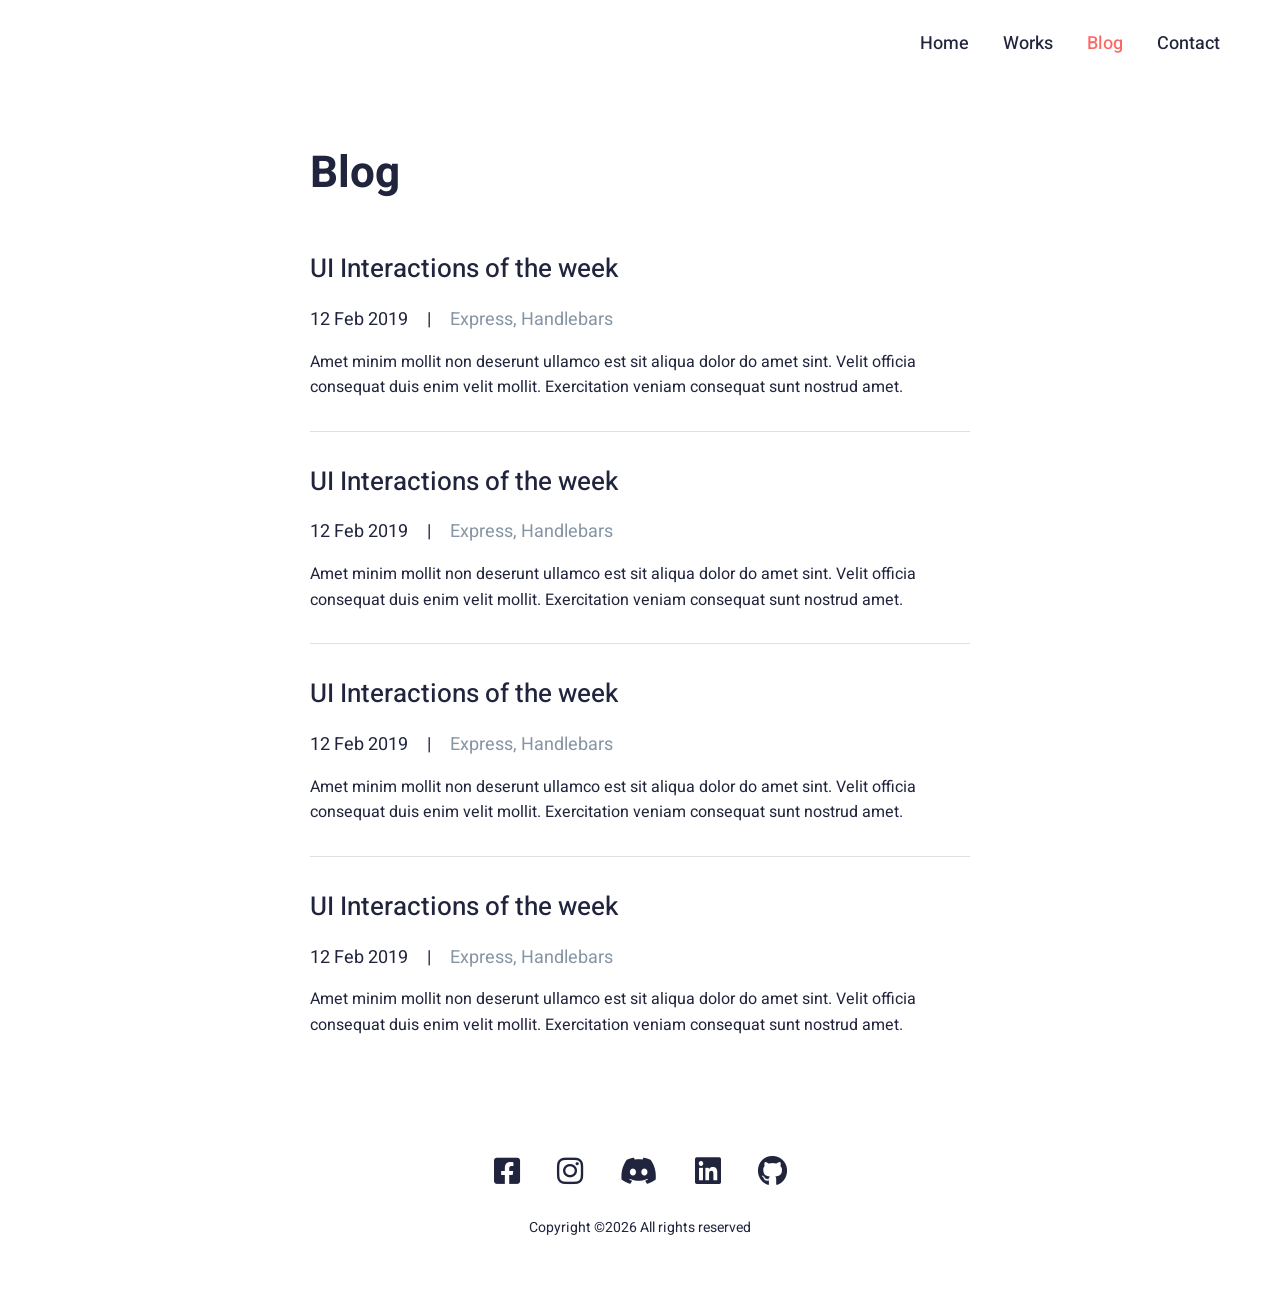
<file: main/Page/blog.html>
<!DOCTYPE html>
<html lang="en">
<head>
    <meta charset="UTF-8">
    <meta name="viewport" content="width=device-width, initial-scale=1.0">
    <title>Blog - Portfolio</title>
    <link href="https://fonts.googleapis.com/css2?family=Heebo:wght@400;500;700;900&display=swap" rel="stylesheet">
    <link rel="stylesheet" href="https://cdnjs.cloudflare.com/ajax/libs/font-awesome/6.0.0/css/all.min.css">
    <link rel="stylesheet" href="../Style/blog.css">
</head>
<body>
    <nav class="navbar">
        <div class="nav-links">
            <a href="index.html">Home</a>
            <a href="work.html">Works</a>
            <a href="blog.html" class="active">Blog</a>
            <a href="contact.html">Contact</a>
        </div>
        <i class="fas fa-bars mobile-menu"></i>
    </nav>

    <main class="container blog-page">
        <h1>Blog</h1>
        
        <article class="blog-post">
            <h2>UI Interactions of the week</h2>
            <div class="post-meta">12 Feb 2019 <span class="divider">|</span> <span class="tags">Express, Handlebars</span></div>
            <p>Amet minim mollit non deserunt ullamco est sit aliqua dolor do amet sint. Velit officia consequat duis enim velit mollit. Exercitation veniam consequat sunt nostrud amet.</p>
        </article>

        <article class="blog-post">
            <h2>UI Interactions of the week</h2>
            <div class="post-meta">12 Feb 2019 <span class="divider">|</span> <span class="tags">Express, Handlebars</span></div>
            <p>Amet minim mollit non deserunt ullamco est sit aliqua dolor do amet sint. Velit officia consequat duis enim velit mollit. Exercitation veniam consequat sunt nostrud amet.</p>
        </article>

        <article class="blog-post">
            <h2>UI Interactions of the week</h2>
            <div class="post-meta">12 Feb 2019 <span class="divider">|</span> <span class="tags">Express, Handlebars</span></div>
            <p>Amet minim mollit non deserunt ullamco est sit aliqua dolor do amet sint. Velit officia consequat duis enim velit mollit. Exercitation veniam consequat sunt nostrud amet.</p>
        </article>

        <article class="blog-post">
            <h2>UI Interactions of the week</h2>
            <div class="post-meta">12 Feb 2019 <span class="divider">|</span> <span class="tags">Express, Handlebars</span></div>
            <p>Amet minim mollit non deserunt ullamco est sit aliqua dolor do amet sint. Velit officia consequat duis enim velit mollit. Exercitation veniam consequat sunt nostrud amet.</p>
        </article>
    </main>

        <footer>
        <div class="socials">
            <a href="https://web.facebook.com/an.gia.3745/" target="_blank" rel="noopener noreferrer"><i class="fab fa-facebook-square"></i></a> 
            <a href="https://www.instagram.com/angiaanguyen?igsh=MWN4OHZ5Z2I5dXpjZg%3D%3D&utm_source=qr" target="_blank" rel="noopener noreferrer"><i class="fab fa-instagram"></i></a>
            <a href="#"><i class="fab fa-discord"></i></a>
            <a href="#"><i class="fab fa-linkedin"></i></a>
            <a href="https://github.com/AnNguyenGia"><i class="fab fa-github" target="_blank" rel="noopener noreferrer"></i></a>
        </div>
        <p>Copyright ©2026 All rights reserved</p>
    </footer>

</body>
</html>
</file>
<file: main/Style/blog.css>
:root {
    --primary-color: #FF6464;
    --dark-color: #21243D;
    --text-color: #21243D;
    --light-text: #8695A4;
}

* { margin: 0; padding: 0; box-sizing: border-box; }
body { font-family: 'Heebo', sans-serif; color: var(--text-color); line-height: 1.6; }
a { text-decoration: none; color: inherit; }
.container { max-width: 700px; margin: 0 auto; padding: 0 20px; }

/* Navbar Shared */
.navbar { display: flex; justify-content: flex-end; padding: 30px 60px; }
.nav-links a { margin-left: 30px; font-weight: 500; font-size: 18px; }
.nav-links a.active { color: var(--primary-color); }
.mobile-menu { display: none; font-size: 24px; cursor: pointer; }

/* Blog Specific */
.blog-page { margin-top: 50px; }
.blog-page h1 { font-size: 44px; font-weight: 700; margin-bottom: 40px; }

.blog-post { padding-bottom: 30px; margin-bottom: 30px; border-bottom: 1px solid #E0E0E0; }
.blog-post:last-child { border-bottom: none; }
.blog-post h2 { font-size: 26px; font-weight: 500; margin-bottom: 15px; }
.post-meta { font-size: 18px; margin-bottom: 15px; }
.post-meta .tags { color: var(--light-text); }
.post-meta .divider { margin: 0 15px; color: var(--dark-color); }

/* Footer Shared */
footer { text-align: center; padding: 50px 0; }
.socials { font-size: 30px; margin-bottom: 20px; }
.socials a { margin: 0 15px; color: var(--dark-color); }
footer p { font-size: 14px; color: var(--dark-color); }

/* Mobile */
@media (max-width: 768px) {
    .navbar { padding: 20px; }
    .nav-links { display: none; }
    .mobile-menu { display: block; }
    .blog-page h1 { font-size: 30px; }
}
</file>
